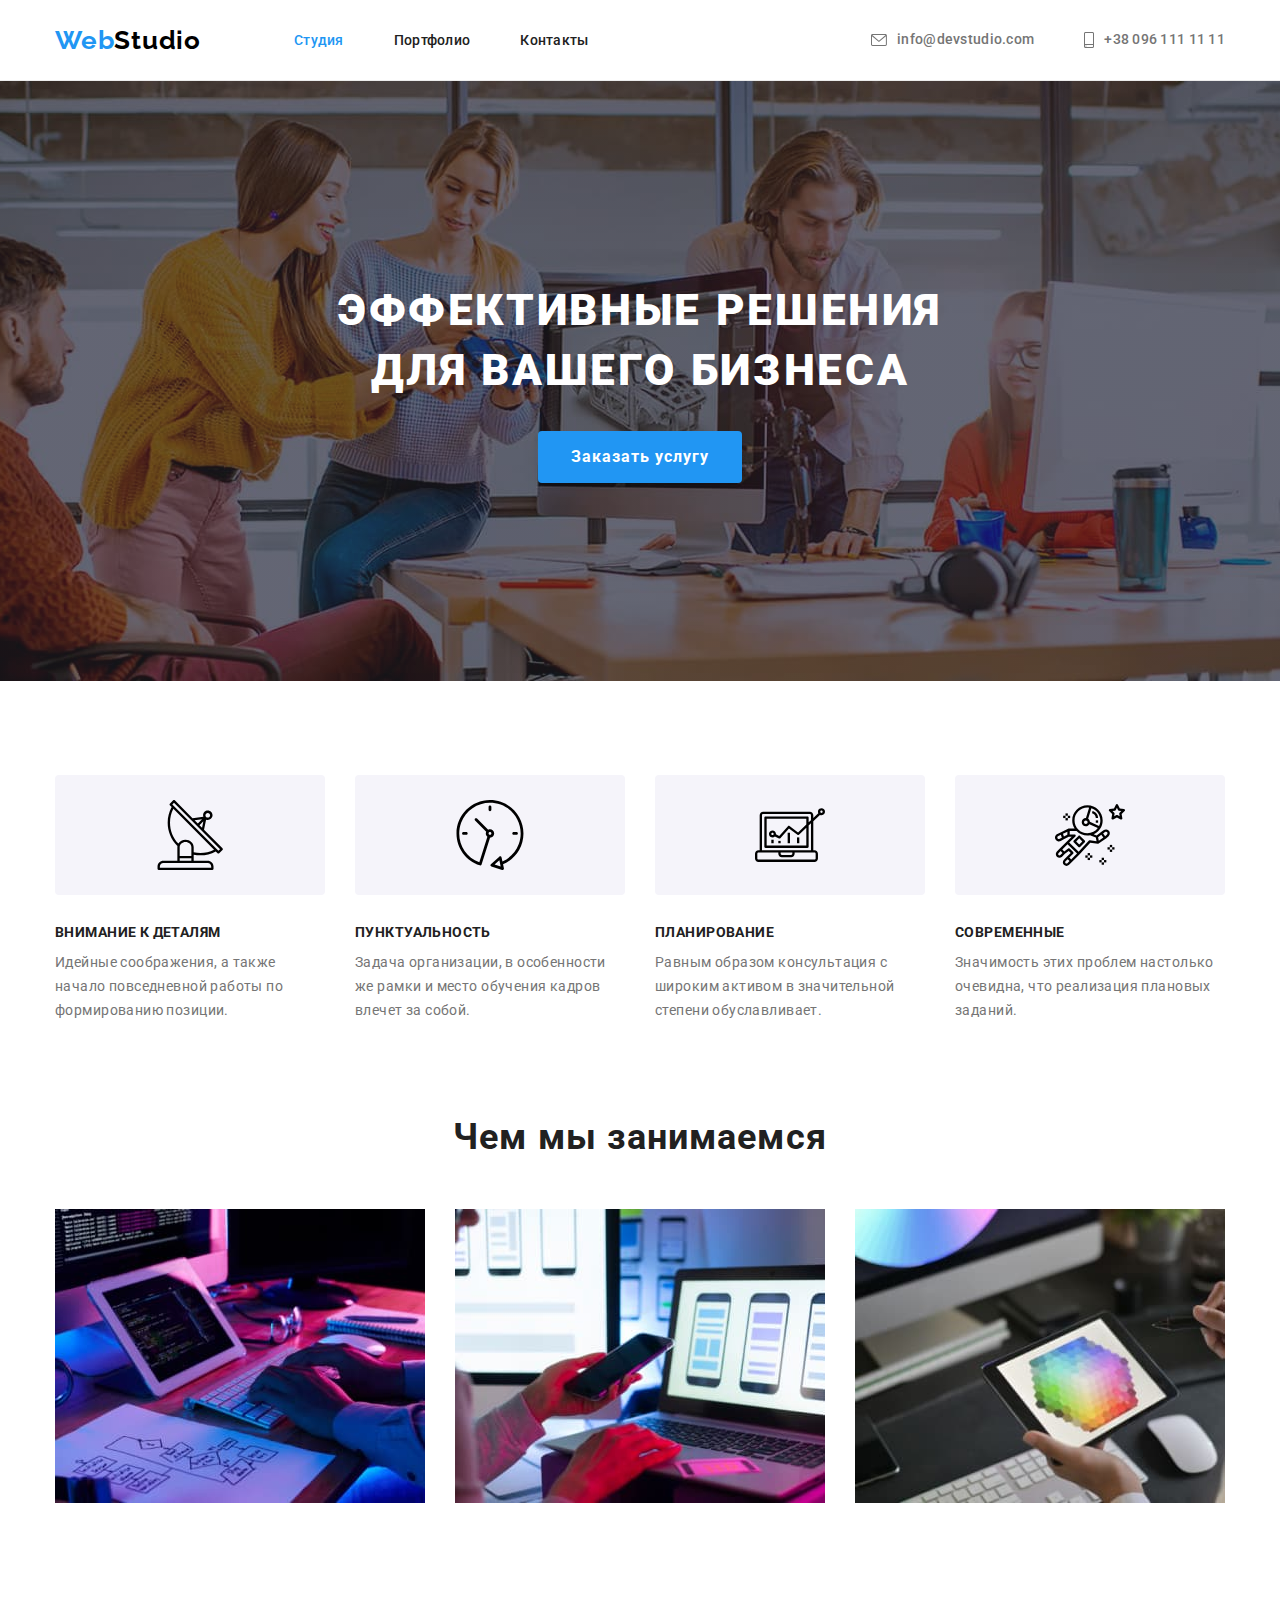
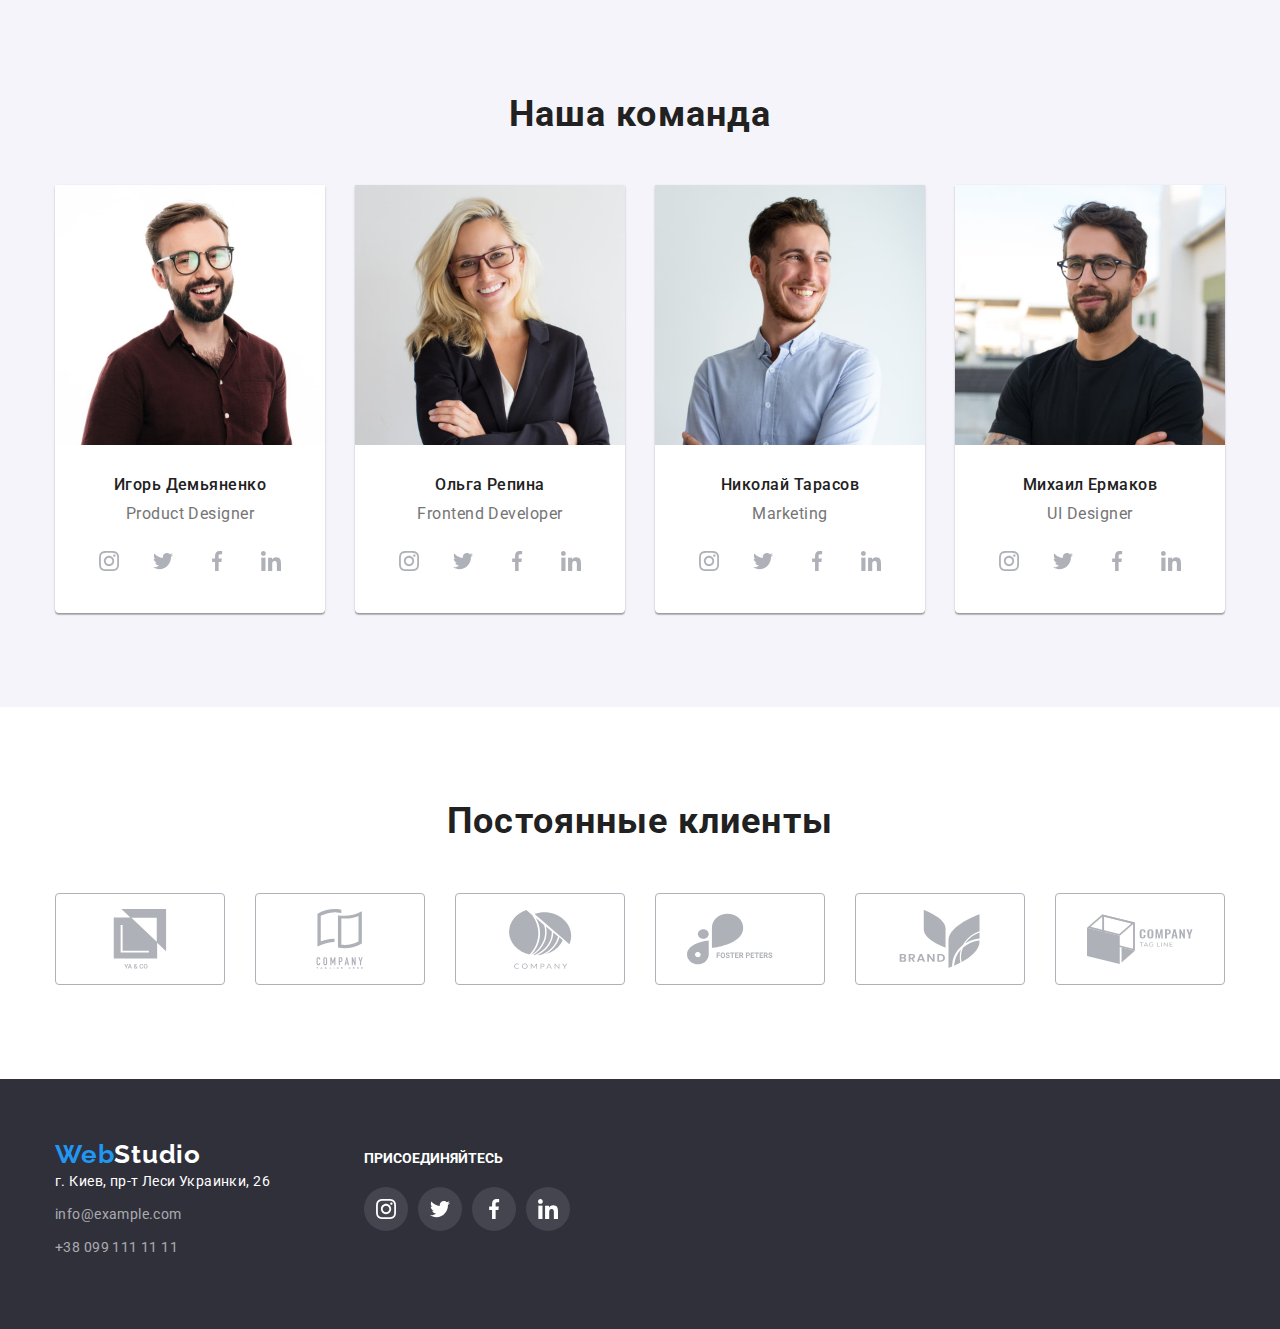
<file: index.html>
<!DOCTYPE html>
<html lang="ru">
<head>
    <meta charset="UTF-8">
    <meta http-equiv="X-UA-Compatible" content="IE=edge">
    <meta name="viewport" content="width=device-width, initial-scale=1.0">
    <title>Веб студия</title>
    <link rel="preconnect" href="https://fonts.googleapis.com">
    <link rel="preconnect" href="https://fonts.gstatic.com" crossorigin>
    <link href="https://fonts.googleapis.com/css2?family=Raleway:wght@700&family=Roboto:wght@400;500;700;900&display=swap" rel="stylesheet">
    <link rel="stylesheet" href="https://cdn.jsdelivr.net/npm/modern-normalize@1.1.0/modern-normalize.min.css">
    <link rel="stylesheet" href="./css/styles.css">
</head>
<body>
    <!--HEADER-->
    <header class="page-header">
        <div class="container header-container">
        <nav class="page-nav">
        <a class="logo" href="index.html" lang="en">Web<span class="logo-color">Studio</span></a>
        <ul class="menu list">
            <li class="menu-item">
                <a class="menu-link link current"  href="./index.html">Студия</a>
             </li>
             <li class="menu-item">
                <a class="menu-link link" href="./portfolio.html">Портфолио</a>
             </li>
             <li class="menu-item">
                <a class="menu-link link" href="">Контакты</a>
             </li>
        </ul>
        </nav>
        <ul class="menu list">
            <li class="menu-item">
                <a class="menu-mail contact-icon link" href="mailto:info@devstudio.com">
                    <svg width="16" height="12" class="contact-svg">
                        <use href="./images/sprite.svg#icon-envelope"></use>
                    </svg> 
                    info@devstudio.com</a>
            </li>
            <li class="menu-item">
                <a class="phone-number contact-icon link" href="tell:+380961111111">
                    <svg class="contact-svg" width="10" height="16">
                        <use href="./images/sprite.svg#icon-smartphone"></use>
                    </svg>  
                    +38 096 111 11 11</a>  
            </li>
         </ul>  
         </div>   
    </header>
    <!--MAIN-->
    <main class="main-page">
         <section class="hero"> 
        <div class="container ">   
        <h1 class="main-title ">Эффективные решения для вашего бизнеса</h1>
        <button class="modal-btn" type="button">Заказать услугу</button>
    </div>
    </section>
        <section class="description section">
            <div class="container">
            <ul class="description-page list">
                <li class="description">
                    <div class="descr-icon">
                        <svg width="70" height="70">
                            <use href="./images/sprite.svg#icon-antenna"></use>
                        </svg>
                    </div>
                <h3 class="title-description">Внимание к деталям</h3>
                <p class="section-description">Идейные соображения, а также начало повседневной работы по формированию позиции.</p>
                </li>
                <li class="description">
                    <div class="descr-icon">
                        <svg width="70" height="70">
                            <use href="./images/sprite.svg#icon-clock"></use>
                        </svg>
                    </div>
                    <h3 class="title-description">Пунктуальность</h3>
                    <p class="section-description">Задача организации, в особенности же рамки и место обучения кадров влечет за собой.</p>
                </li>
                <li class="description">
                    <div class="descr-icon">
                        <svg width="70" height="70">
                            <use href="./images/sprite.svg#icon-diagram"></use>
                        </svg>
                    </div>
                    <h3 class="title-description">Планирование</h3>
                    <p class="section-description">Равным образом консультация с широким активом в значительной степени обуславливает.</p>
                </li>
                <li class="description">
                    <div class="descr-icon">
                        <svg width="70" height="70">
                            <use href="./images/sprite.svg#icon-astronaut"></use>
                        </svg>
                    </div>
                    <h3 class="title-description">Современные</h3>
                    <p class="section-description">Значимость этих проблем настолько очевидна, что реализация плановых заданий.</p>
                </li>
            </ul>
        </div>
        </section>
        <section class="work-page section">
            <div class="work-container container">
            <h2 class="title">Чем мы занимаемся</h2>
            <ul class="work list">
                <li>
                    <img class="work-gallery" src="./images/box1.jpg" alt="бокс1" width="370" height="294">
                </li>
                <li>
                    <img class="work-gallery" src="./images/box2.jpg" alt="бокс2" width="370" height="294">
                </li>
                <li>
                    <img class="work-gallery" src="./images/box3.jpg" alt="бокс3" width="370" height="294">
                </li>
            </ul>
        </div>
        </section>
         <section class="our team section">
            <div class="container">
            <h2 class="title">Наша команда</h2>
            <ul class="team list">
                <li class="team-photo">
                    <img class="people" src="./images/igor.jpg" alt="Игорь Демьяненко" width="270" height="260">
                    <div class="name">
                    <h3 class="employees">Игорь Демьяненко</h3>
                    <p class="job-title">Product Designer</p>
                    <ul class="social-list list">
                        <li class="social-list-item" >
                            <a href="#" class="social-list-link">
                            <svg class="social-list-icon" width="20" height="20">
                                <use href="./images/sprite.svg#icon-instagram"></use>
                            </svg>
                        </a>
                        </li>
                        <li class="social-list-item">
                            <a href="#" class="social-list-link">
                                <svg class="social-list-icon"  width="20" height="20">
                                <use href="./images/sprite.svg#icon-twitter">
                                </use>
                                </svg>
                            </a>
                        </li>
                        <li class="social-list-item">
                            <a href="#" class="social-list-link">
                                <svg class="social-list-icon"  width="20" height="20">
                                    <use href="./images/sprite.svg#icon-facebook">
                                    </use>
                                </svg>
                            </a>
                        </li>
                        <li class="social-list-item">
                            <a href="#" class="social-list-link">
                                <svg class="social-list-icon"  width="20" height="20">
                                    <use href="./images/sprite.svg#icon-linkedin">

                                    </use>
                                </svg>
                            </a>
                        </li>
                    </ul>
                </div> 
                </li>
                <li class="team-photo">
                    <img class="people" src="./images/olga.jpg" alt="Ольга Репина" width="270" height="260">
                    <div class="name">
                    <h3 class="employees">Ольга Репина</h3>
                    <p class="job-title">Frontend Developer</p>
                    <ul class="social-list list">
                        <li class="social-list-item" >
                            <a href="#" class="social-list-link">
                            <svg class="social-list-icon" width="20" height="20">
                                <use href="./images/sprite.svg#icon-instagram"></use>
                            </svg>
                        </a>
                        </li>
                        <li class="social-list-item">
                            <a href="#" class="social-list-link">
                                <svg class="social-list-icon"  width="20" height="20">
                                <use href="./images/sprite.svg#icon-twitter">
                                </use>
                                </svg>
                            </a>
                        </li>
                        <li class="social-list-item">
                            <a href="#" class="social-list-link">
                                <svg class="social-list-icon"  width="20" height="20">
                                    <use href="./images/sprite.svg#icon-facebook">
                                    </use>
                                </svg>
                            </a>
                        </li>
                        <li class="social-list-item">
                            <a href="#" class="social-list-link">
                                <svg class="social-list-icon"  width="20" height="20">
                                    <use href="./images/sprite.svg#icon-linkedin">

                                    </use>
                                </svg>
                            </a>
                        </li>
                    </ul>
                    </div>
                </li>
                <li class="team-photo">
                    <img class="people" src="./images/nikolai.jpg" alt="Николай Тарасов" width="270" height="260">
                    <div class="name">
                    <h3 class="employees">Николай Тарасов</h3>
                    <p class="job-title">Marketing</p> 
                    <ul class="social-list list">
                        <li class="social-list-item" >
                            <a href="#" class="social-list-link">
                            <svg class="social-list-icon" width="20" height="20">
                                <use href="./images/sprite.svg#icon-instagram"></use>
                            </svg>
                        </a>
                        </li>
                        <li class="social-list-item">
                            <a href="#" class="social-list-link">
                                <svg class="social-list-icon"  width="20" height="20">
                                <use href="./images/sprite.svg#icon-twitter">
                                </use>
                                </svg>
                            </a>
                        </li>
                        <li class="social-list-item">
                            <a href="#" class="social-list-link">
                                <svg class="social-list-icon"  width="20" height="20">
                                    <use href="./images/sprite.svg#icon-facebook">
                                    </use>
                                </svg>
                            </a>
                        </li>
                        <li class="social-list-item">
                            <a href="#" class="social-list-link">
                                <svg class="social-list-icon"  width="20" height="20">
                                    <use href="./images/sprite.svg#icon-linkedin">

                                    </use>
                                </svg>
                            </a>
                        </li>
                    </ul>
                    </div>
                </li>
                <li class="team-photo">
                    <img class="people" src="./images/mixail.jpg" alt="Михаил Ермаков" width="270" height="260">
                    <div class="name">
                    <h3 class="employees">Михаил Ермаков</h3>
                    <p class="job-title">UI Designer</p>
                    <ul class="social-list list">
                        <li class="social-list-item" >
                            <a href="#" class="social-list-link">
                            <svg class="social-list-icon" width="20" height="20">
                                <use href="./images/sprite.svg#icon-instagram"></use>
                            </svg>
                        </a>
                        </li>
                        <li class="social-list-item">
                            <a href="#" class="social-list-link">
                                <svg class="social-list-icon"  width="20" height="20">
                                <use href="./images/sprite.svg#icon-twitter">
                                </use>
                                </svg>
                            </a>
                        </li>
                        <li class="social-list-item">
                            <a href="#" class="social-list-link">
                                <svg class="social-list-icon"  width="20" height="20">
                                    <use href="./images/sprite.svg#icon-facebook">
                                    </use>
                                </svg>
                            </a>
                        </li>
                        <li class="social-list-item">
                            <a href="#" class="social-list-link">
                                <svg class="social-list-icon"  width="20" height="20">
                                    <use href="./images/sprite.svg#icon-linkedin">

                                    </use>
                                </svg>
                            </a>
                        </li>
                    </ul>
                    </div>
                </li>
                </ul>
            </div>
        </section>
        <section class="section clients">
            <div class="container">
                <h2 class="title">Постоянные клиенты</h2>
                <ul class="client-list list">
                    <li class="client-list-item">
                        <a class="client-list-link" href="#" target="_blank" aria-label="client-1">
                            <svg class="client-icon" width="106" height="60">
                                 <use href="./images/sprite.svg#icon-yasco"></use>
                            </svg>
                        </a>
                    </li>
                    <li class="client-list-item">
                        <a class="client-list-link" href="#" target="_blank" aria-label="client-1">
                            <svg class="client-icon" width="106" height="60">
                                <use href="./images/sprite.svg#icon-taglin"></use>
                            </svg>
                        </a>
                    </li>
                    <li class="client-list-item">
                        <a class="client-list-link" href="#" target="_blank" aria-label="client-1">
                            <svg class="client-icon" width="106" height="60">
                                <use href="./images/sprite.svg#icon-company"></use>
                            </svg>
                        </a>
                    </li>
                    <li class="client-list-item">
                        <a class="client-list-link" href="#" target="_blank" aria-label="client-1">
                            <svg class="client-icon" width="106" height="60">
                                <use href="./images/sprite.svg#icon-fospeters"></use>
                            </svg>
                        </a>
                    </li>
                    <li class="client-list-item">
                        <a class="client-list-link" href="#" target="_blank" aria-label="client-1">
                            <svg class="client-icon" width="106" height="60">
                                <use href="./images/sprite.svg#icon-brand"></use>
                            </svg>
                        </a>
                    </li>
                    <li class="client-list-item">
                        <a class="client-list-link" href="#" target="_blank" aria-label="client-1">
                            <svg class="client-icon" width="106" height="60">
                                <use href="./images/sprite.svg#icon-companytag"></use>
                            </svg>
                        </a>
                    </li>
                </ul>
            </div>
        </section>
    </main>
    <!--FOOTER-->
    <footer class="footer-page">
        <div class="footer-container container">
            <div class="footer-deteil">
       <a class="logo" href="index.html" lang="en" >Web<span class="logo-color-f">Studio</span></a>
       <address class="contact-info link" >
        <ul class="list">
            <li class="footer-nav">
                <a class="address-information link" href="https://goo.gl/maps/2DT9LogBwQYCnQ598" 
                target="_blank"
                rel="noopener noreferrer">г. Киев, пр-т Леси Украинки, 26</a>
            </li>
            <li class="footer-nav">
                <a class="contact-information link" href="mailto:info@example.com">info@example.com</a>
            </li>
            <li class="footer-nav">
                <a class="contact-information link" href="tell:+380991111111">+38 099 111 11 11</a>
            </li>
        </ul>
       </address>
    </div>
    <div class="footer-detail">
        <p class="paragraf">Присоединяйтесь</p>
        <ul class="social-list list social-list-footer">
            <li class="cosial-list-item">
                <a class="social-link-footer" href="#">
                <svg class="link-footer" width="20" height="20">
                    <use href="./images/sprite.svg#icon-instagram"></use>
                </svg>    
                </a>
            </li>
            <li class="cosial-list-item">
                <a class="social-link-footer" href="#">
                <svg class="link-footer" width="20" height="20">
                    <use href="./images/sprite.svg#icon-twitter"></use>
                </svg>    
                </a>
            </li>
            <li class="cosial-list-item">
                <a class="social-link-footer" href="#">
                <svg class="link-footer" width="20" height="20">
                    <use href="./images/sprite.svg#icon-facebook"></use>
                </svg>    
                </a>
            </li>
            <li class="cosial-list-item">
                <a class="social-link-footer" href="#">
                <svg class="link-footer" width="20" height="20">
                    <use href="./images/sprite.svg#icon-linkedin"></use>
                </svg>    
                </a>
            </li>
        </ul>
    </div>
       </div>
    </footer>
</body>
</html>
</file>
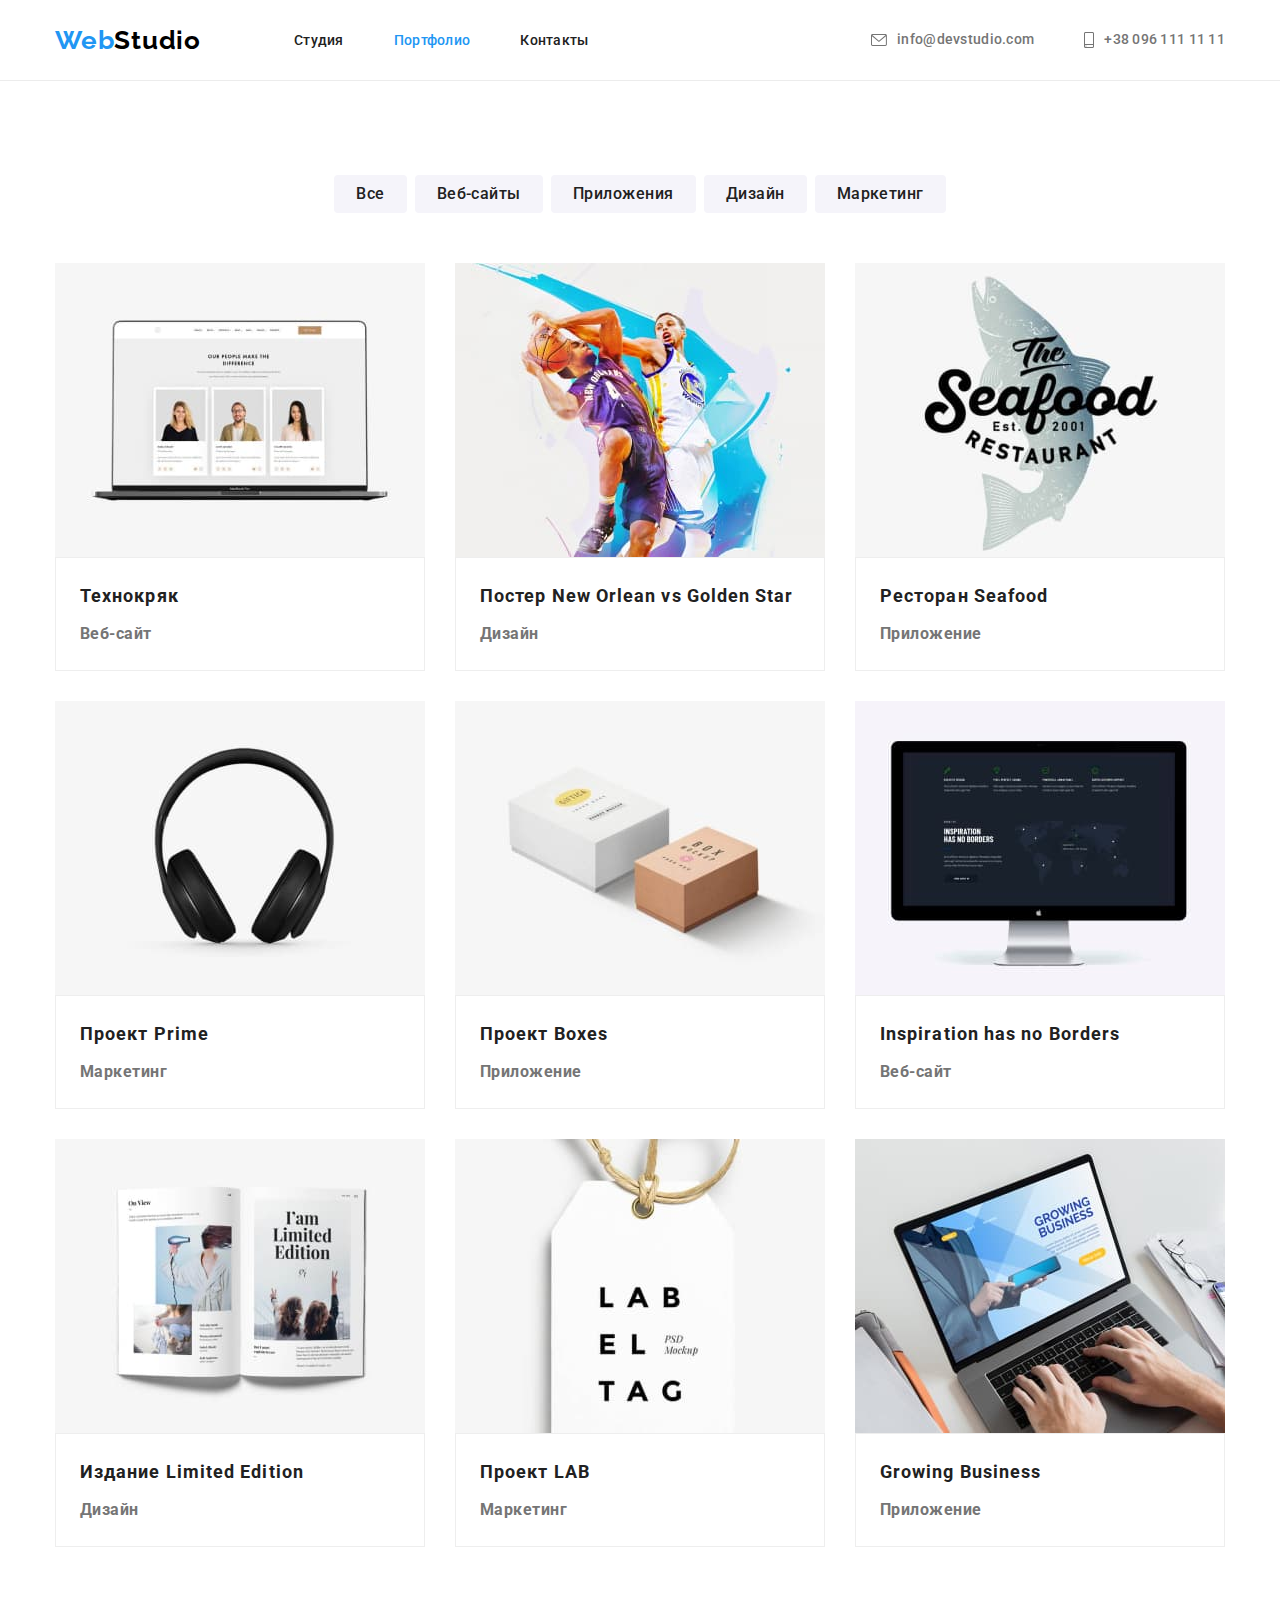
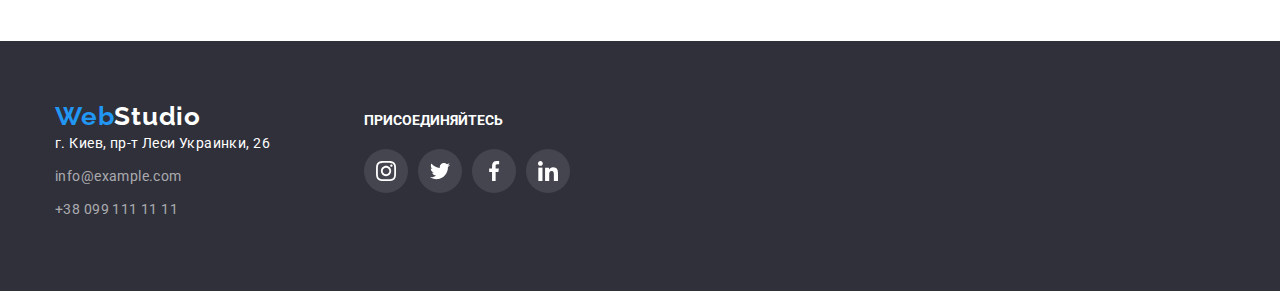
<file: portfolio.html>
<!DOCTYPE html>
<html lang="ru">
<head>
    <meta charset="UTF-8">
    <meta http-equiv="X-UA-Compatible" content="IE=edge">
    <meta name="viewport" content="width=device-width, initial-scale=1.0">
    <title>Портфолио</title>
    <link rel="preconnect" href="https://fonts.googleapis.com">
    <link rel="preconnect" href="https://fonts.gstatic.com" crossorigin>
    <link href="https://fonts.googleapis.com/css2?family=Raleway:wght@700&family=Roboto:wght@400;500;700;900&display=swap" rel="stylesheet">
    <link rel="stylesheet" href="https://cdn.jsdelivr.net/npm/modern-normalize@1.1.0/modern-normalize.min.css">
    <link rel="stylesheet" href="./css/styles.css">
</head>
<body>
    <!--HEDER-PORTFOLIO-->
    <header class="page-header">
        <div class="container header-container">
        <nav class="page-nav">
        <a class="logo" href="index.html" lang="en">Web<span class="logo-color">Studio</span></a>
        <ul class="menu list">
            <li class="menu-item">
                <a class="menu-link link "  href="./index.html">Студия</a>
             </li>
             <li class="menu-item">
                <a class="menu-link link current" href="./portfolio.html">Портфолио</a>
             </li>
             <li class="menu-item">
                <a class="menu-link link" href="">Контакты</a>
             </li>
        </ul>
        </nav>
        <ul class="menu list">
            <li class="menu-item">
                <a class="menu-mail contact-icon link" href="mailto:info@devstudio.com">
                    <svg class="contact-svg" width="16" height="12">
                        <use href="./images/sprite.svg#icon-envelope"></use>
                    </svg> 
                    info@devstudio.com</a>
            </li>
            <li class="menu-item">
                <a class="phone-number contact-icon link" href="tell:+380961111111">
                    <svg class="contact-svg" width="10" height="16">
                        <use href="./images/sprite.svg#icon-smartphone"></use>
                    </svg>  
                    +38 096 111 11 11</a>  
            </li>
         </ul>  
         </div>   
    </header>
        <!--PORTFOLIO-->
        <main>
            <section class="section">
                <div class="prt container">
                <h1 hidden>portfolio</h1>
            <ul class=" btn-list list ">
                <li><button class=" push-btn" type="button">Все</button></li>
                <li><button class="push-btn" type="button">Веб-сайты</button></li>
                <li><button class="push-btn" type="button">Приложения</button></li>
                <li><button class="push-btn" type="button">Дизайн</button></li>
                <li><button class="push-btn" type="button">Маркетинг</button></li>
            </ul>
                <ul class="list prt-photo">
                    <li class="portfolio-projects ">
                        <a class="portfolio-link link" href="#"></a>
                        <img src="./gallery/project.jpg" alt="tehnokryak" width="370">
                        <div  class="working-item">
                        <h2 class="portfolio-list">Технокряк</h2>
                        <p class="portfolio-direction">Веб-сайт</p>
                    </div>
                    </li>
                    <li class="portfolio-projects">
                        <img src="./gallery/neworlean.jpg" alt="poster" width="370">
                        <div class="working-item">
                        <h2 class="portfolio-list">Постер  New Orlean vs Golden Star</h2>
                        <p class="portfolio-direction">Дизайн</p>
                    </div>
                    </li>
                    <li class="portfolio-projects">
                            <img src="./gallery/seafood.jpg" alt="restaurant " width="370">
                            <div class="working-item">
                            <h2 class="portfolio-list">Ресторан Seafood</h2>
                            <p class="portfolio-direction">Приложение</p>
                        </div>
                    </li>
                    <li class="portfolio-projects">
                        <img src="./gallery/prime.jpg" alt="headphones" width="370">
                        <div class="working-item">
                        <h2 class="portfolio-list">Проект Prime</h2>
                        <p class="portfolio-direction">Маркетинг</p>
                    </div>
                    </li>
                    <li class="portfolio-projects">
                        <img src="./gallery/boxes.jpg" alt="boxes" width="370">
                        <div class="working-item">
                        <h2 class="portfolio-list">Проект Boxes</h2>
                        <p class="portfolio-direction">Приложение</p>
                    </div>
                    </li>
                    <li class="portfolio-projects">
                        <img src="./gallery/borders.jpg" alt="borders " width="370">
                        <div class="working-item">
                        <h2 class="portfolio-list" lang="en">Inspiration has no Borders</h2>
                        <p class="portfolio-direction">Веб-сайт</p>
                    </div>
                    </li>
                    <li class="portfolio-projects">
                        <img src="./gallery/book.jpg" alt="book" width="370">
                        <div class="working-item">
                        <h2 class="portfolio-list">Издание Limited Edition</h2>
                        <p class="portfolio-direction">Дизайн</p>
                    </div>
                    </li>
                    <li class="portfolio-projects">
                        <img src="./gallery/lab.jpg" alt="project lab" width="370">
                        <div class="working-item">
                        <h2 class="portfolio-list">Проект LAB</h2>
                        <p class="portfolio-direction">Маркетинг</p>
                    </div>
                    </li>
                    <li class="portfolio-projects">
                        <img src="./gallery/growing.jpg" alt="griwing" width="370">
                        <div class="working-item">
                        <h2 class="portfolio-list" lang="en">Growing Business</h2>
                        <p class="portfolio-direction" >Приложение</p>
                    </div>
                    </li>
                 </ul>
                </div>
            </section>
         </main>
         <!--FOOTER CONTENT-->
         <footer class="footer-page">
            <div class="footer-container container">
                <div class="footer-deteil">
           <a class="logo" href="index.html" lang="en" >Web<span class="logo-color-f">Studio</span></a>
           <address class="contact-info link" >
            <ul class="list">
                <li class="footer-nav">
                    <a class="address-information link" href="https://goo.gl/maps/2DT9LogBwQYCnQ598" 
                    target="_blank"
                    rel="noopener noreferrer">г. Киев, пр-т Леси Украинки, 26</a>
                </li>
                <li class="footer-nav">
                    <a class="contact-information link" href="mailto:info@example.com">info@example.com</a>
                </li>
                <li class="footer-nav">
                    <a class="contact-information link" href="tell:+380991111111">+38 099 111 11 11</a>
                </li>
            </ul>
           </address>
        </div>
        <div class="footer-detail">
            <p class="paragraf">Присоединяйтесь</p>
            <ul class="social-list list social-list-footer">
                <li class="cosial-list-item">
                    <a class="social-link-footer" href="#">
                    <svg class="link-footer" width="20" height="20">
                        <use href="./images/sprite.svg#icon-instagram"></use>
                    </svg>    
                    </a>
                </li>
                <li class="cosial-list-item">
                    <a class="social-link-footer" href="#">
                    <svg class="link-footer" width="20" height="20">
                        <use href="./images/sprite.svg#icon-twitter"></use>
                    </svg>    
                    </a>
                </li>
                <li class="cosial-list-item">
                    <a class="social-link-footer" href="#">
                    <svg class="link-footer" width="20" height="20">
                        <use href="./images/sprite.svg#icon-facebook"></use>
                    </svg>    
                    </a>
                </li>
                <li class="cosial-list-item">
                    <a class="social-link-footer" href="#">
                    <svg class="link-footer" width="20" height="20">
                        <use href="./images/sprite.svg#icon-linkedin"></use>
                    </svg>    
                    </a>
                </li>
            </ul>
        </div>
           </div>
        </footer>
</body>
</html>
</file>
<file: css/styles.css>
:root { 
    --fon-color:#2196F3;
   --tekst-color:#212121;
  --coment-color:#757575;
   --hero-color: #2F303A;
  --title-color: #FFFFFF;
   --back-color: #f5f4fa;
   --logo-color:#000000;
   --icon-color:#AFB1B8;


}

h1,h2,h3,h4,p{
    margin-top: 0;
    margin-bottom: 0;
}

ul,ol{
    margin-top: 0;
    margin-bottom: 0;
    padding-left: 0;
}

img {
    display: block;
    max-width: 100%;
    height: auto;
}

button{
    display: block;
    cursor: pointer;
    margin: 0 auto;
    border: none;
}

address{
    font-style: normal;
}
    

.list{
list-style: none;
padding-left: 0;
margin: 0;
}


.link{
text-decoration: none;
}

body {
    font-family: "Roboto", sans-serif;
    font-size: 14px;
    color: #212121;
}

.container{
    width: 1200px;
    margin-left: auto;
    margin-right: auto;
    padding-left: 15px;
    padding-right: 15px;
}

.section{
    padding-top: 94px;
    padding-bottom: 94px;
}
/*=============HEADER=============*/


.logo{
font-family: 'Raleway', sans-serif;
text-decoration: none;
font-weight: 700;
font-size: 26px;
line-height: 1.19;
letter-spacing: 0.03em;
color:var(--fon-color)
}

.logo-color{
font-family: 'Raleway', sans-serif;
font-style: normal;
font-weight: 700;
font-size: 26px;
line-height: 1.19;
letter-spacing: 0.03em;
color:var(--logo-color);
}

.page-header{
    border-bottom: 1px solid #ececec;
}

.header-container{
    display: flex;
    align-items: center;
}

.page-nav{
    display: flex;
    align-items: center;
}

.logo{
    margin-right: 93px;
}




.menu{
    display: flex;
    align-items: center;
    margin-left: auto;
    gap: 50px;
}

.menu-item :hover .contact-svg{fill: #2196F3;}
.menu-item :focus .contact-svg{fill: #2196F3;}

.menu-link{
font-weight: 500;
font-size: 14px;
line-height: 1.14;
letter-spacing: 0.02em;
cursor: pointer;
color:var(--tekst-color);
padding: 32px 0;
}

.menu-link:hover,
.menu-link:focus{
 color:var(--fon-color);
}

.contact-svg{
    display: block;
    justify-content: center;
    align-items: center;
    margin-right: 10px;
    fill: #757575;
}


.contact-svg:hover,
.contact-svg:focus{
   fill: #2196F3;
}


.phone-number{
display: flex;
align-items: center;
font-weight: 500;
font-size: 14px;
line-height: 1.14;
letter-spacing: 0.02em;
color:var(--coment-color);
padding: 32px 0;
}
.phone-number:hover,
.phone-number:focus{
color:var(--fon-color);
}
.menu-mail{
display: flex;
align-items: center;
font-weight: 500;
font-size: 14px;
line-height: 1.14;
letter-spacing: 0.02em;
color:var(--coment-color);
padding: 32px 0;  
}
.menu-mail:hover,
.menu-mail:focus{
color: var(--fon-color);
}
/*===========/HEADER===========*/

/*==========MAIN===========*/

    


.main-title{ 
width:696px;
font-weight:900;
font-style: normal;
font-size: 44px;
line-height: 1.36;
text-align: center;
letter-spacing: 0.06em;
text-transform: uppercase;
margin: 0 auto;
margin-bottom: 30px;
color:var(--title-color)
}

.current{
    color: var(--fon-color);
}
.hero{
    padding: 200px 0;
    background-color: var(--hero-color);
    background-image: linear-gradient(rgba(47, 48, 58, 0.4),rgba(47, 48, 58, 0.4)), url(../images/Img.jpg);
    background-position: center;
    background-repeat: no-repeat;
    background-size: cover;
    max-width: 1600px;
    max-height: 600px;
    margin: 0 auto;
}

.modal-btn{
font-family: "Roboto",sans-serif;
font-weight: 700;
font-size: 16px;
line-height: 1.88;
cursor: pointer;
letter-spacing: 0.06em;
color: #FFFFFF;
background: #2196F3;
box-shadow: 0px 4px 4px rgba(0, 0, 0, 0.15);
border-radius: 4px;
padding-top: 10px;
padding-bottom: 10px;
padding-left: 32px;
padding-right: 32px;
border: 1px solid transparent;
}

.modal-btn:hover,
.modal-btn:focus{
background: #188ce8;
}

.descr-icon{
    display: flex;
    justify-content: center;
    align-items: center;
    margin-bottom: 30px;
    background: #F5F4FA;
    border-radius: 4px;
    width: 270px;
    height: 120px;
}


.description-page{
    display: flex;
    gap: 30px;
}

.title-description{
margin-bottom: 10px;
font-weight: 700;
font-size: 14px;
line-height: 1.14;
letter-spacing: 0.03em;
text-transform: uppercase;
color:var(--tekst-color)
}

.section-description{
font-size: 14px;
line-height: 1.71;
letter-spacing: 0.03em;
color:var(--coment-color)
}
/*===========MAIN===========*/

/*===========WORK-PAGE===========*/

.work-container
.conatiner{
    display: block;
}

.title{
font-weight: 700;
font-size: 36px;
line-height: 1.16;
letter-spacing: 0.03em;
margin-bottom: 50px;
text-align: center;
margin-bottom: 50px;
color:var(--tekst-color)
}

.work{
    display: flex;
    gap: 30px;
}

.work-gallery{
    display: inline;
}

.work-page{
    padding-top: 0;
}

.team{
    display: flex;
    gap: 30px;

    background-color: #f5f4fa;
}
.employees{
    margin-bottom: 10px;
    font-weight: 500;
    font-size: 16px;
    line-height: 1.19;
    text-align: center;
    letter-spacing: 0.03em;
    color: var(--tekst-color);
}

.social-list{
    display: flex;
    justify-content: center;
    gap: 10px;
}

.social-list-link{
    display: flex;
    justify-content: center;
    align-items: center;
    width: 44px;
    height: 44px;
    border-radius: 50%;
    background-color: #ffffff;
}

.social-list-link:hover,
.social-list-link:focus{
    background-color: #2196F3;
}

.social-list-link:hover .social-list-icon,
.social-list-link:focus .social-list-icon{
    fill: #FFFFFF;
}

.social-list-icon{
    fill:#AFB1B8;
}

.job-title{
    font-size: 16px;
    line-height: 1.19;
    text-align: center;
    letter-spacing: 0.03em;
    color: var(--coment-color);
    margin-bottom: 16px;
}
.team-photo{
    background: var(--title-color);
    box-shadow: 0px 1px 3px rgba(0, 0, 0, 0.12), 0px 1px 1px 
    rgba(0, 0, 0, 0.14),
    0px 2px 1px rgba(0, 0, 0, 0.2);
    border-radius: 0px 0px 4px 4px;
}

.name{
    padding-top: 30px;
    padding-bottom: 30px;
}

.client-list{
    display: flex;
    justify-content: center;
    gap: 30px;
}

.client-list-link{
    display: flex;
    align-items: center;
    justify-content: center;
    width: 170px;
    height: 92px;
    fill: #AFB1B8;
    border: 1px solid var(--icon-color);
    border-radius: 4px;
    color: var(--icon-color);
}

.client-list :hover,
.client-list :focus{
border-color: #2196F3;
    fill: #2196F3;
}







/*===========/WORK-PAGE===========*/

/*===========FOOTER===========*/
.footer-page{
    padding-top: 60px;
    padding-bottom: 60px;
    background:var(--hero-color);
}

.footer-container
.container{
    margin-bottom: 8px;
    display: block;
}

.footer-container{
    display: flex;
    align-items: baseline;
}

.social-list-item{
    height: 44px;
    width: 44px;

}

.social-link-footer{
    display: flex;
    justify-content: center;
    align-items: center;
    width: 44px;
    height: 44px;
    border-radius: 50%;
    background-color: rgba(255, 255, 255, 0.1);
    color: var(--title-color);
}

.social-link-footer:hover,
.social-link-footer:focus{
    background-color: #2196F3;
}

.link-footer{
    fill: #FFFFFF;
}

.footer-detail-item:not(last-child){
    margin-right: 70px;
}

.paragraf{
    font-weight: 700;
    font-size: 14px;
    line-height: 1.14;
    text-transform: uppercase;
    color: var(--title-color);
}

.social-list-footer{
    margin-top: 20px;

}

.logo{
    display: block;  
    }

.logo-color-f{
    margin-bottom: 20px;
    color:var(--title-color);
}

.address-information{
    margin-bottom: 9px;
    font-style: normal;
    line-height: 1.71;
    letter-spacing: 0.03em;
    color:var(--title-color);    
}

.contact-information{
    margin-bottom: 9px;
    font-style: normal;
    line-height: 1.71;
    letter-spacing: 0.03em;
    color: rgba(255, 255, 255, 0.6);
    }

.footer-nav{
    margin-bottom: 9px;
}

/*===========/FOOTER===========*/

/*===========PORTFOLIO===========*/

.push-btn {
    font-family: "Roboto", sans-serif;
    font-weight: 500;
    font-size: 16px;
    line-height: 1.63;
    text-align: center;
    letter-spacing: 0.03em;
    color:#212121;
    background:#f5f4fa;
    border-radius: 4px;
    border: 0;
    cursor: pointer;
    padding: 6px 22px;
}
.current{
    color: var(--fon-color);
}
.push-btn:hover,
.push-btn:focus {
color: #ffffff;
background: #2196f3;
}

.btn-list{
display: flex;
justify-content: center;
margin-bottom: 50px;
gap: 8px;
}

.prt
.container{
    padding-top: 94px;
    padding-bottom: 94px;
}

.portfolio-projects{
    font-weight: 700;
    font-size: 18px;
    line-height: 2;
    letter-spacing: 0.06em;
    color: var(--tekst-color);
}

.working-item{
  padding: 20px 24px;
  border: 1px solid #eeeeee;
}

.prt-photo{
    display: flex;
    flex-wrap: wrap;
    gap: 30px;
}

.portfolio-list {
    font-weight: 700;
    font-size: 18px;
    line-height: 2;
    letter-spacing: 0.06em;
    color: var(--tekst-color);
}

.portfolio-direction {
    margin-top: 4px;
    font-size: 16px;
    line-height:1,88px;
    letter-spacing: 0.03em;
    color: #757575;
}
.portfolio-projects{
    background: #FFFFFF;

}

.portfolio-link{
    display: block;
}

.portfolio-projects:hover,
.portfolio-projects:focus{
    box-shadow:0px 1px 1px rgba(0, 0, 0, 0.12), 0px 4px 4px rgba(0, 0, 0, 0.06), 1px 4px 6px rgba(0, 0, 0, 0.16);
}

.portfolio-link:hover,
.portfolio-link:focus{
    box-shadow: 0px 1px 1px rgba(0, 0, 0, 0.12), 0px 4px 4px rgba(0, 0, 0, 0.06), 1px 4px 6px rgba(0, 0, 0, 0.16);

}

.footer-deteil{
    margin-right: 70px;
}
</file>
